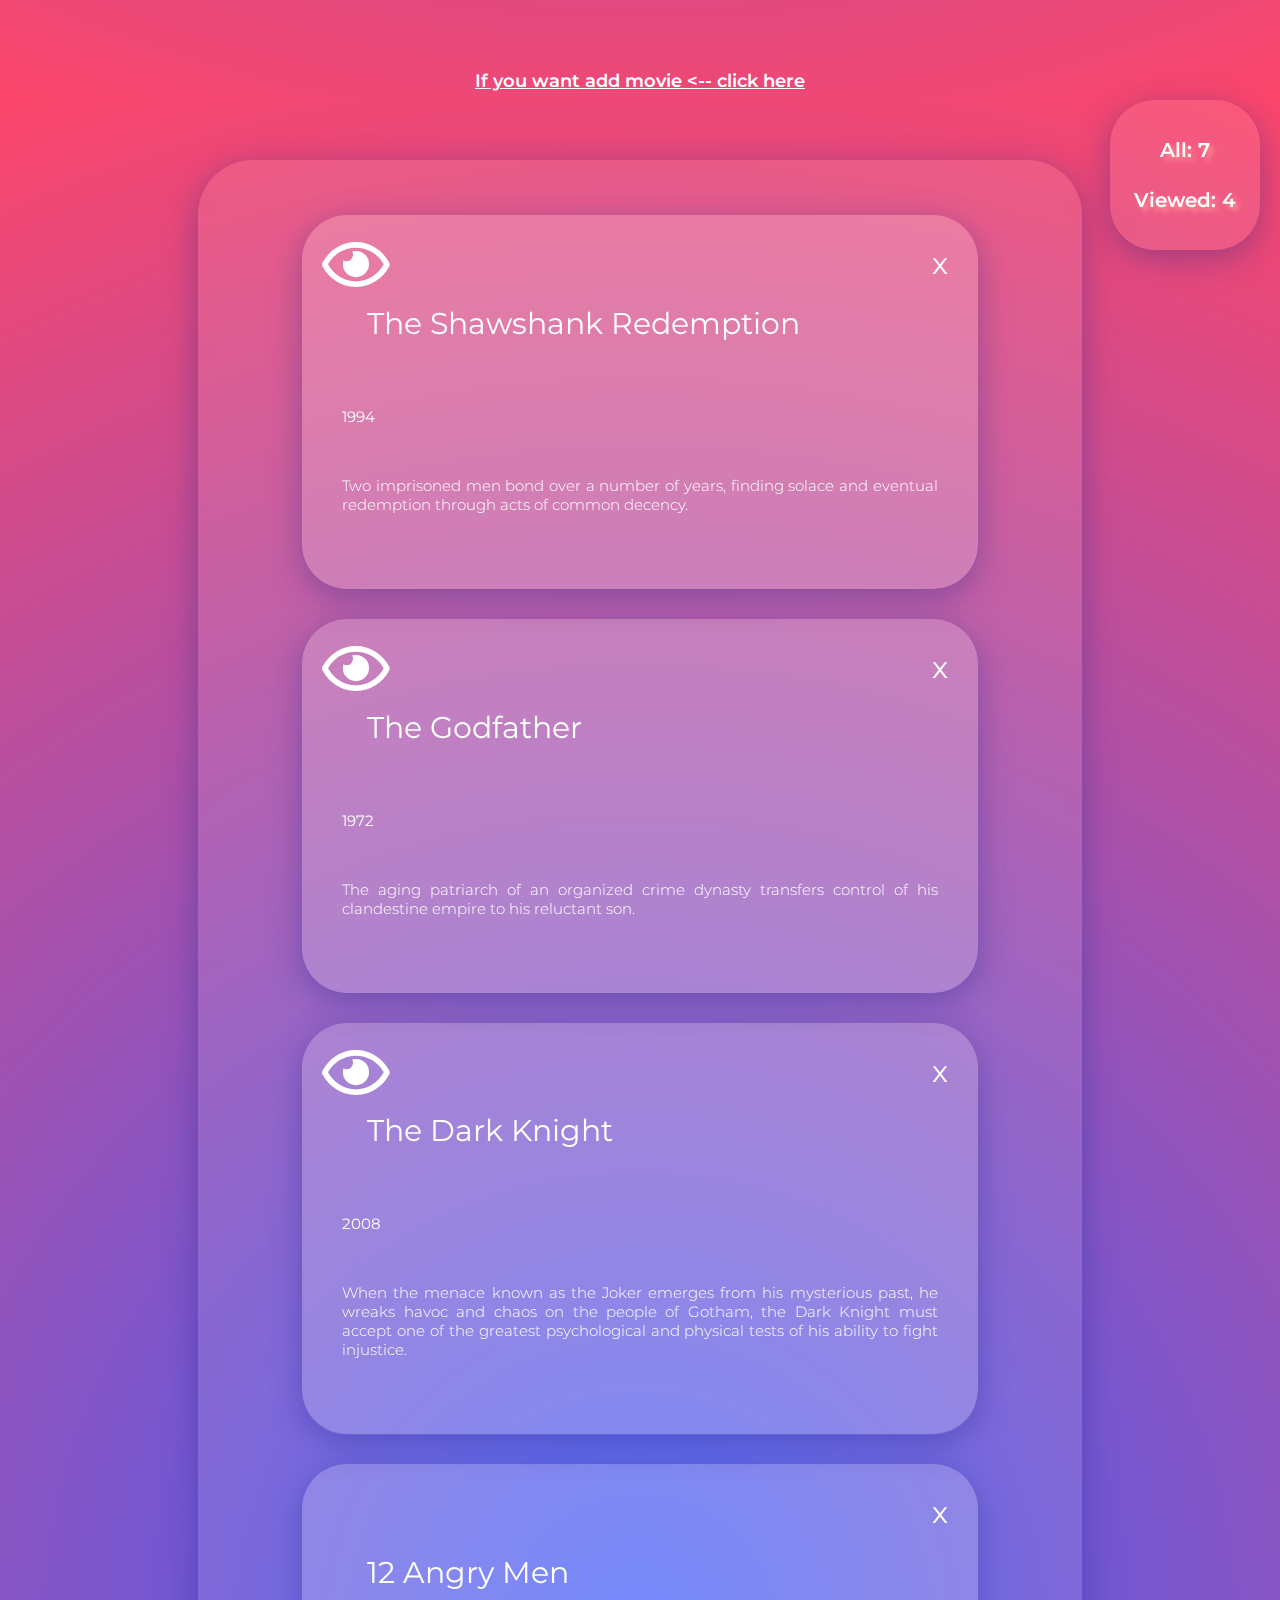
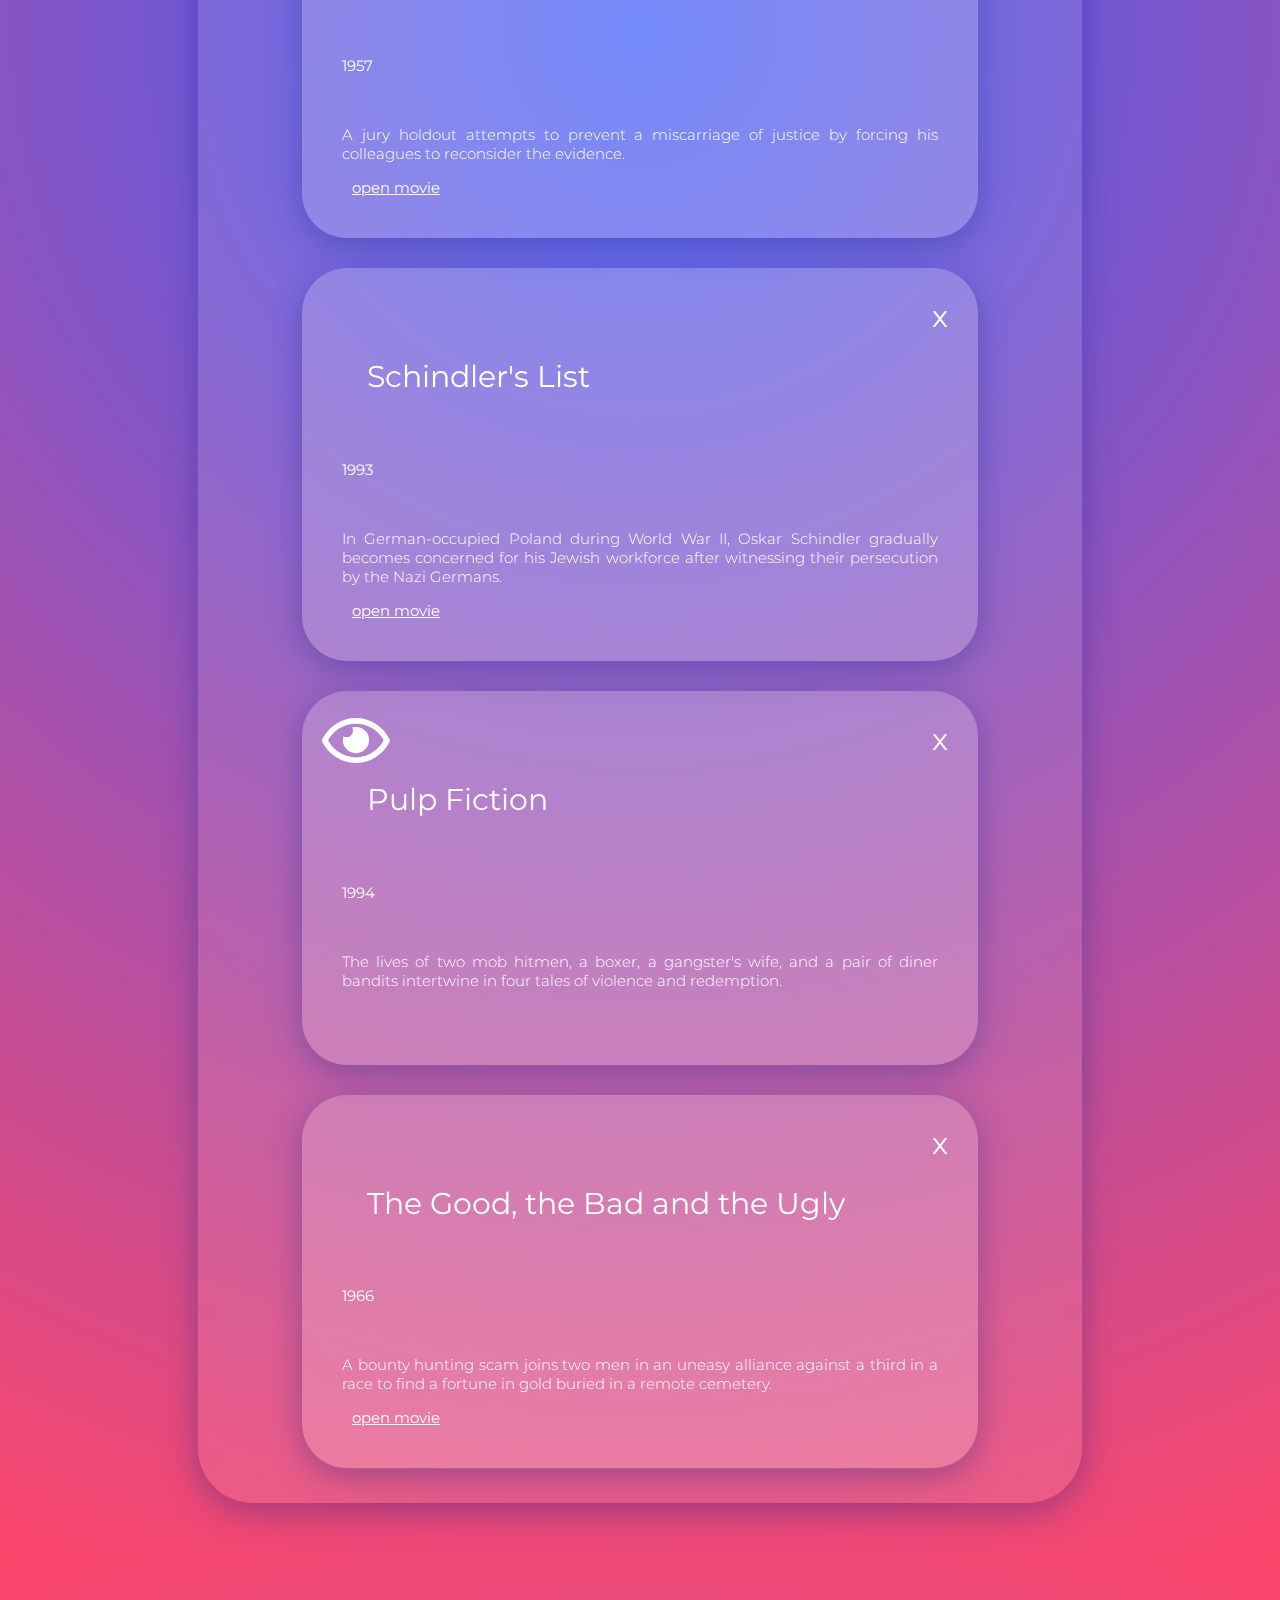
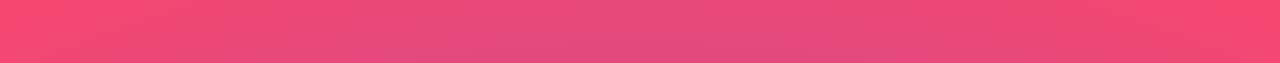
<file: index.html>
<!doctype html>
<html lang="en">
<head>
    <meta charset="UTF-8">
    <meta name="viewport"
          content="width=device-width, user-scalable=no, initial-scale=1.0, maximum-scale=1.0, minimum-scale=1.0">
    <meta http-equiv="X-UA-Compatible" content="ie=edge">
    <link rel="stylesheet" href="https://use.fontawesome.com/releases/v5.15.2/css/all.css">
    <link rel="stylesheet" href="style.css">
    <title>Task_1_Pat_2021</title>
</head>
<body>

<div id="moviesCountersContainer">
    <p>All: <span class="moviesCounter" id="moviesCounterAll"></span></p>
    <p>Viewed: <span class="moviesCounter" id="moviesCounterSeen"></span></p>
</div>
<div id="moviesListContainer">
    <ul id="moviesList"></ul>
</div>
<script type="module" src="index.js"></script>
</body>
</html>
</file>
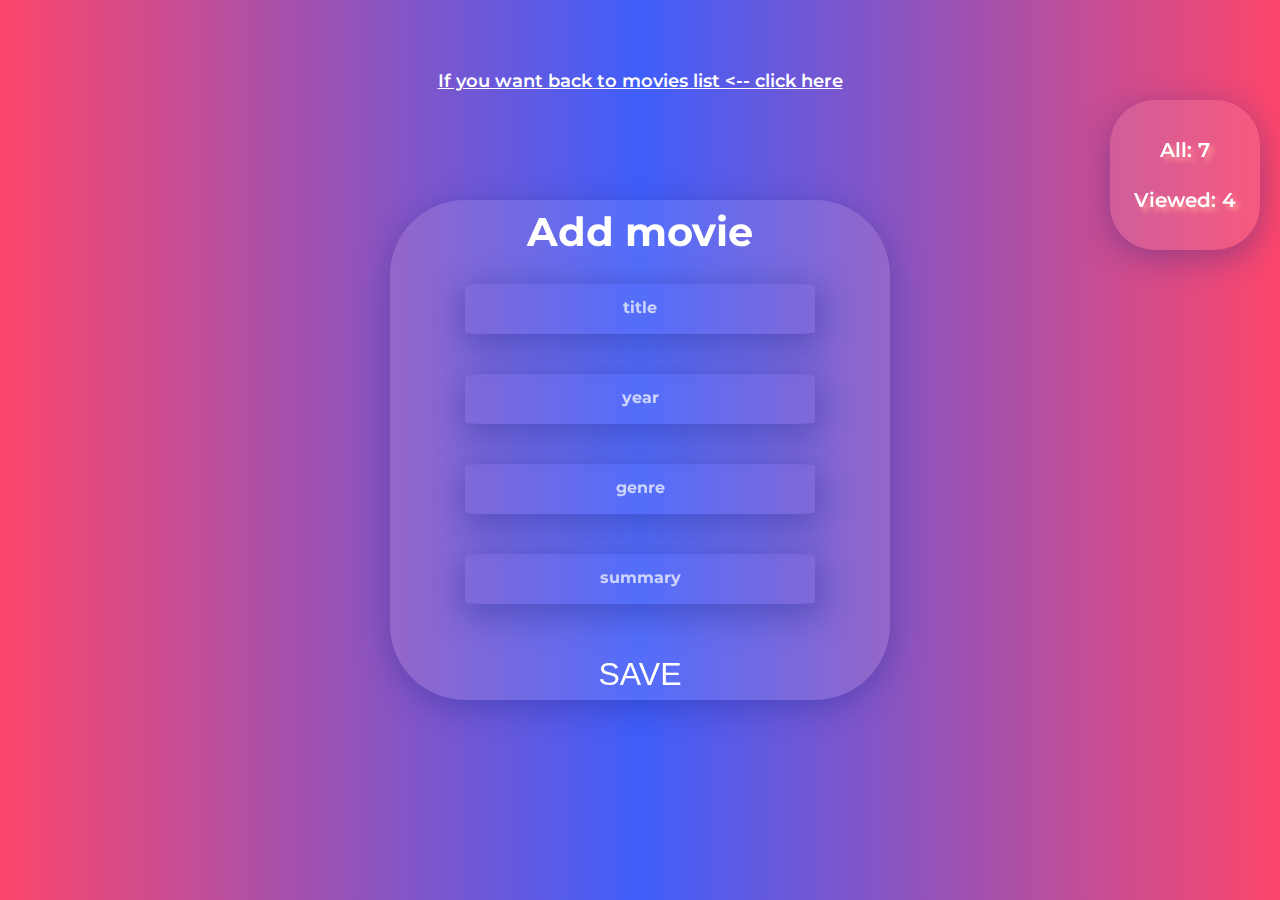
<file: add.html>
<!doctype html>
<html lang="en">
<head>
    <meta charset="UTF-8">
    <meta name="viewport"
          content="width=device-width, user-scalable=no, initial-scale=1.0, maximum-scale=1.0, minimum-scale=1.0">
    <meta http-equiv="X-UA-Compatible" content="ie=edge">
    <link rel="stylesheet" href="style.css">

    <title>Document</title>
</head>
<body>
<div id="moviesCountersContainer">
    <p>All: <span class="moviesCounter" id="anotherMoviesCounterAll"></span></p>
    <p>Viewed: <span class="moviesCounter" id="anotherMoviesCounterSeen"></span></p>
</div>
<div id="formContainer">

</div>
<script type="module" src="add.js"></script>
</body>
</html>
</file>
<file: style.css>
@import url('https://fonts.googleapis.com/css2?family=Montserrat:wght@300;400;600&display=swap');

:root {
    --backgroundColor: rgba(255, 255, 255, 0.10);
    --boxShadowColor: rgba(31, 38, 135, 0.37);
    --textShadowColor: rgba(256, 150, 150, 1);
}

*, *::after, *::before {
    box-sizing: border-box;
}

html {
    font-family: 'Montserrat', sans-serif;
    color: white;
    margin: 100px 0;
}

body {
    font-size: 62.5%;
    background: rgb(63, 94, 251);
    background-image: radial-gradient(circle, rgba(63, 94, 251, 1) 0%, rgba(252, 70, 107, 1) 100%);
    background-image: -webkit-radial-gradient(circle, rgba(63, 94, 251, 1) 0%, rgba(252, 70, 107, 1) 100%)

}

#moviesCountersContainer {
    position: fixed;
    top: 100px;
    right: 20px;
    width: 150px;
    height: 150px;
    border-radius: 30%;
    background: var(--backgroundColor);
    box-shadow: 0 8px 32px 0 var(--boxShadowColor);
    backdrop-filter: blur(8.0px);
    font-size: 2em;
    color: white;
    font-weight: 600;
    display: flex;
    flex-direction: column;
    align-items: center;
    justify-content: center;
    line-height: 10px;
    z-index: 999;
    -webkit-backdrop-filter: blur(8.0px);
}

#moviesCountersContainer p {
    text-shadow: 4px 4px 5px var(--textShadowColor);
}

#moviesListContainer {
    display: flex;
    flex-direction: column;
    width: 70%;
    margin: 60px auto;
    padding: 2em;
    border-radius: 5.5em;
    background: var(--backgroundColor);
    box-shadow: 0 8px 32px 0 var(--boxShadowColor);
    backdrop-filter: blur(8.0px);
    list-style: none;
    -webkit-backdrop-filter: blur(8.0px);
}

li {
    display: flex;
    flex-direction: column;
    position: relative;
    width: 80%;
    margin: 15px auto;
    padding: 40px 40px;
    border-radius: 4.5em;
    background: var(--backgroundColor);
    box-shadow: 0 8px 32px 0 var(--boxShadowColor);
    backdrop-filter: blur(8.0px);
    -webkit-backdrop-filter: blur(8.0px);
}

.h2Title {
    font-size: 3em;
    padding: 25px;
    flex-grow: 0;
    flex-shrink: 0;
    flex-basis: 40%;
    font-weight: 400;
}

.pYear {
    font-size: 1.5em;
    flex-grow: 0;
    flex-shrink: 0;
    flex-basis: 5%;
    padding-right: 9px;
}

.pSummary {
    font-size: 1.5em;
    font-weight: 300;
    text-align: justify;
    padding-top: 20px;
}

.fa-eye {
    position: absolute;
    font-size: 4em;
    color: white;
    top: 20px;
    left: 20px;
}

.seenDiv {
    text-decoration: underline;
    cursor: pointer;
    height: 0;
    font-size: 1.5em;
    margin-left: 10px;
    margin-bottom: 20px;
}

.deleteDiv {
    position: absolute;
    font-size: 30px;
    right: 30px;
    top: 30px;
    cursor: pointer;
}

li:hover {
    text-shadow: 7px 7px 7px var(--textShadowColor);
}

@media (max-width: 600px ) {
    .h2Title {
        padding: 3px;
        font-size: 1.5em;
    }

    li {
        width: 95%;
    }

    #moviesListContainer {
        width: 85%;
    }

    .fa-eye {
        font-size: 2.5em;
    }

}

@import url('https://fonts.googleapis.com/css2?family=Montserrat:wght@300;400;600&display=swap');

:root {
    --backgroundColor: rgba(255, 255, 255, 0.10);
    --boxShadowColor: rgba(31, 38, 135, 0.37);
    --textShadowColor: rgba(256, 150, 150, 1);
}

*, *::after, *::before {
    box-sizing: border-box;
}

html {
    font-family: 'Montserrat', sans-serif;
    color: white;
    margin: 100px 0;
}

body {
    font-size: 62.5%;
    background-image: rgb(63, 94, 251);
    background-image: radial-gradient(circle, rgba(63, 94, 251, 1) 0%, rgba(252, 70, 107, 1) 100%);

}


form {
    position: fixed;
    top: 50%;
    left: 50%;
    transform: translate(-50%, -50%);
    width: 80%;
    height: 80%;
    max-width: 500px;
    max-height: 500px;
    border-radius: 15%;
    background: var(--backgroundColor);
    box-shadow: 0 8px 32px 0 var(--boxShadowColor);
    backdrop-filter: blur(8.0px);
    font-size: 2em;
    color: white;
    font-weight: 600;
    display: flex;
    flex-direction: column;
    align-items: center;
    line-height: 10px;
    z-index: 100;
    -webkit-backdrop-filter: blur(8.0px);
}

input {
    width: 70%;
    height: 10%;
    margin: 20px auto;
    padding: 10px;
    align-items: center;
    background: transparent;
    box-shadow: 2px 8px 32px 5px var(--boxShadowColor);
    border: none;
    text-decoration: none;
    border-radius: 5%;
    color: white;
    font-weight: 600;

}

input[type="text"] {
    -webkit-appearance: none;
}

input[type="number"] {
    -webkit-appearance: none;
}

input:first-child {
    margin-top: 15%;
}

form p {
    font-size: 1rem;
    margin-bottom: 10px;
}

form button {
    height: 50px;
}

textarea:focus, input:focus {
    outline: none;
}

::-webkit-input-placeholder { /* Chrome/Opera/Safari */
    color: white;
    text-align: center;
    font-family: 'Montserrat', sans-serif;
    font-size: 1rem;
    font-weight: bold;
    opacity: 0.7;
}

::-moz-placeholder { /* Firefox 19+ */
    color: white;
    text-align: center;

}

:-ms-input-placeholder { /* IE 10+ */
    color: white;
    text-align: center;

}

:-moz-placeholder { /* Firefox 18- */
    color: white;
    text-align: center;

}

input[type='number']::-webkit-inner-spin-button,
input[type='number']::-webkit-outer-spin-button {
    -webkit-appearance: none;
    margin: 0;
}

button {
    background: transparent;
    border: none;
    cursor: pointer;
    color: white;
    font-size: 2rem;
    font-weight: 400;
}

button:hover {
    color: var(--textShadowColor);
    text-shadow: 1px 1px 12px var(--textShadowColor);
}

button:focus {
    outline: none;
}

input:focus {
    background: none;
}

@media (max-width: 650px) {
    #moviesCountersContainer {
        top: 5px;
        right: 5px;
        width: 100px;
        height: 100px;
        font-size: 1rem;
    }

}

.link {
    font-family: 'Montserrat', sans-serif;
    color: white;
    text-decoration: underline;
    font-size: 1.1rem;
    position: absolute;
    font-weight: 600;
    top: 70px;
    left: 50%;
    transform: translateX(-50%);
}

@media (max-width: 490px) {
    .link {
        font-size: 0.8rem;
        top: 40px;
    }

    form {
        max-height: 600px;
        top: 55%;
    }

    ::-webkit-input-placeholder { /* Chrome/Opera/Safari */
        color: white;
        text-align: center;
        font-family: 'Montserrat', sans-serif;
        font-size: 0.8rem;
        font-weight: bold;
        opacity: 0.7;
    }
}
</file>
